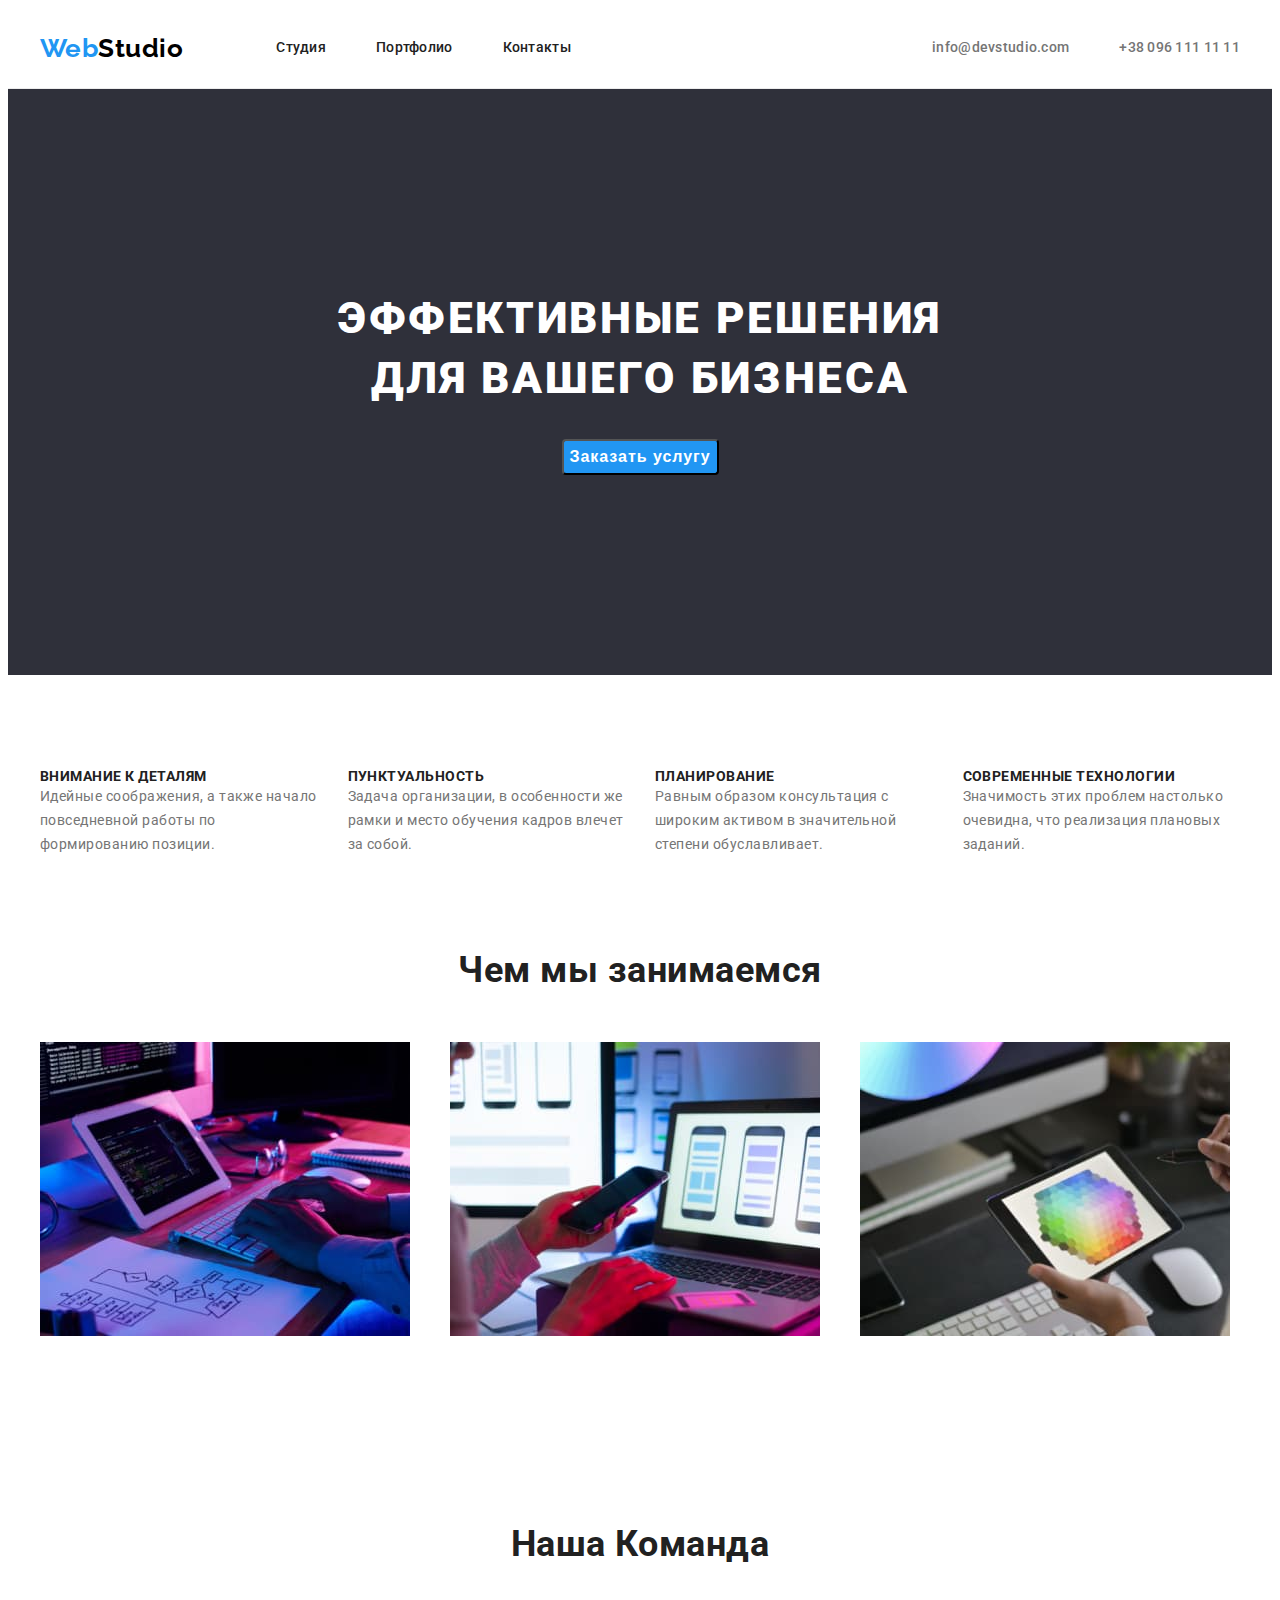
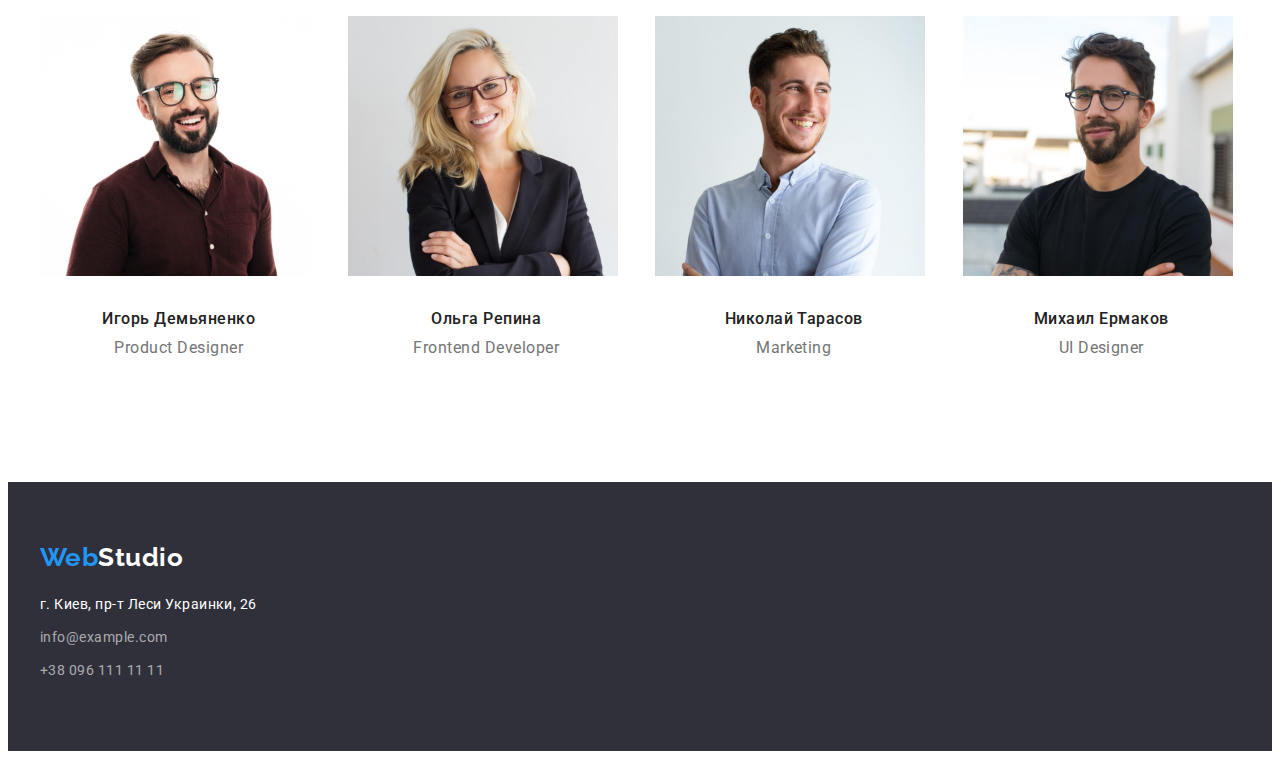
<file: index.html>
<!DOCTYPE html>
<html lang="ru">
  <head>
    <meta charset="UTF-8" />
    <meta http-equiv="X-UA-Compatible" content="IE=edge" />
    <meta name="viewport" content="width=device-width, initial-scale=1.0" />
    <title>WebStudio</title>
    <link rel="preconnect" href="https://fonts.googleapis.com" />
    <link rel="preconnect" href="https://fonts.gstatic.com" crossorigin />
    <link
      href="https://fonts.googleapis.com/css2?family=Raleway:wght@700&family=Roboto:wght@400;500;700;900&display=swap"
      rel="stylesheet"
    />
    <link
      rel="stylesheet"
      href="https://cdnjs.cloudflare.com/ajax/libs/modern-normalize/1.1.0/modern-normalize.min.css"
      integrity="sha512-wpPYUAdjBVSE4KJnH1VR1HeZfpl1ub8YT/NKx4PuQ5NmX2tKuGu6U/JRp5y+Y8XG2tV+wKQpNHVUX03MfMFn9Q=="
      crossorigin="anonymous"
      referrerpolicy="no-referrer"
    />
    <link rel="stylesheet" href="./css/styles.css" />
  </head>
  <body>
    <header class="header">
      <div class="container">
        <nav class="nav">
          <a class="logo" href="./index.html">
            Web<span class="logo-header">Studio</span>
          </a>
          <ul class="site-nav">
            <li class="item">
              <a class="nav-link" href="./index.html">Студия</a>
            </li>
            <li class="item">
              <a class="nav-link" href="./portfolio.html">Портфолио</a>
            </li>
            <li class="item"><a class="nav-link" href="">Контакты</a></li>
          </ul>
        </nav>
        <ul class="auth-nav">
          <li class="item">
            <a class="contacts-link" href="mailto:info@devstudio.com"
              >info@devstudio.com</a
            >
          </li>
          <li class="item">
            <a class="contacts-link" href="tel:+380961111111"
              >+38 096 111 11 11
            </a>
          </li>
        </ul>
      </div>
    </header>

    <main>
      <section class="hero">
        <div class="container">
          <h1 class="primary-text">Эффективные решения для вашего бизнеса</h1>
          <button class="button" type="button">Заказать услугу</button>
        </div>
      </section>

      <section class="quotes">
        <div class="container">
          <h2 class="hidden" aria-hidden="true" tabindex="-1">hide</h2>
          <ul class="quotes-list list">
            <li class="quotes-item">
              <h3 class="title">Внимание к деталям</h3>
              <p class="quotes-text">
                Идейные соображения, а также начало повседневной работы по
                формированию позиции.
              </p>
            </li>
            <li class="quotes-item">
              <h3 class="title">Пунктуальность</h3>
              <p class="quotes-text">
                Задача организации, в особенности же рамки и место обучения
                кадров влечет за собой.
              </p>
            </li>
            <li class="quotes-item">
              <h3 class="title">Планирование</h3>
              <p class="quotes-text">
                Равным образом консультация с широким активом в значительной
                степени обуславливает.
              </p>
            </li>
            <li class="quotes-item">
              <h3 class="title">Современные технологии</h3>
              <p class="quotes-text">
                Значимость этих проблем настолько очевидна, что реализация
                плановых заданий.
              </p>
            </li>
          </ul>
        </div>
      </section>

      <section class="section">
        <div class="container">
          <h2 class="section-title">Чем мы занимаемся</h2>
          <ul class="wedo-list list">
            <li class="wedo-list-item">
              <img
                src="./img/logo-1.jpg"
                alt="верстка"
                width="370"
                height="294"
              />
            </li>
            <li class="wedo-list-item">
              <img
                src="./img/logo-2.jpg"
                alt="Разметка страницы"
                width="370"
                height="294"
              />
            </li>
            <li class="wedo-list-item">
              <img
                src="./img/logo-3.jpg"
                alt="работа за планшетом"
                width="370"
                height="294"
              />
            </li>
          </ul>
        </div>
      </section>

      <section class="section">
        <div class="container">
          <h2 class="section-title">Наша Команда</h2>
          <ul class="team-list">
            <li class="team-list-item">
              <img
                class="team-photo"
                src="./img/photo1.jpg"
                alt="работчик1"
                width="270"
                height="260"
              />
              <h3 class="team-name">Игорь Демьяненко</h3>
              <p class="team-profession" lang="en">Product Designer</p>
            </li>

            <li class="team-list-item">
              <img
                class="team-photo"
                src="./img/photo2.jpg"
                alt="работчик2"
                width="270"
                height="260"
              />
              <h3 class="team-name">Ольга Репина</h3>
              <p class="team-profession" lang="en">Frontend Developer</p>
            </li>

            <li class="team-list-item">
              <img
                class="team-photo"
                src="./img/photo3.jpg"
                alt="работчик3"
                width="270"
                height="260"
              />
              <h3 class="team-name">Николай Тарасов</h3>
              <p class="team-profession" lang="en">Marketing</p>
            </li>

            <li class="team-list-item">
              <img
                class="team-photo"
                src="./img/photo4.jpg"
                alt="работчик4"
                width="270"
                height="260"
              />
              <h3 class="team-name">Михаил Ермаков</h3>
              <p class="team-profession" lang="en">UI Designer</p>
            </li>
          </ul>
        </div>
      </section>
    </main>

    <footer class="footer">
      <div class="container">
        <a href="/" class="logo"> Web<span class="logo-footer">Studio</span></a>
        <ul class="contacts-list list">
          <li class="footer-item">
            <address>
              <a
                class="footer-link"
                href="https://bit.ly/3pXMvUd"
                target="_blank"
                rel="noopener noreferrer"
                >г. Киев, пр-т Леси Украинки, 26</a
              >
            </address>
          </li>
          <li class="footer-item">
            <a class="footer-contacts" href="mailto:info@devstudio.com"
              >info@example.com</a
            >
          </li>
          <li class="footer-item">
            <a class="footer-contacts" href="tel:+380961111111"
              >+38 096 111 11 11</a
            >
          </li>
        </ul>
      </div>
    </footer>
  </body>
</html>
</file>
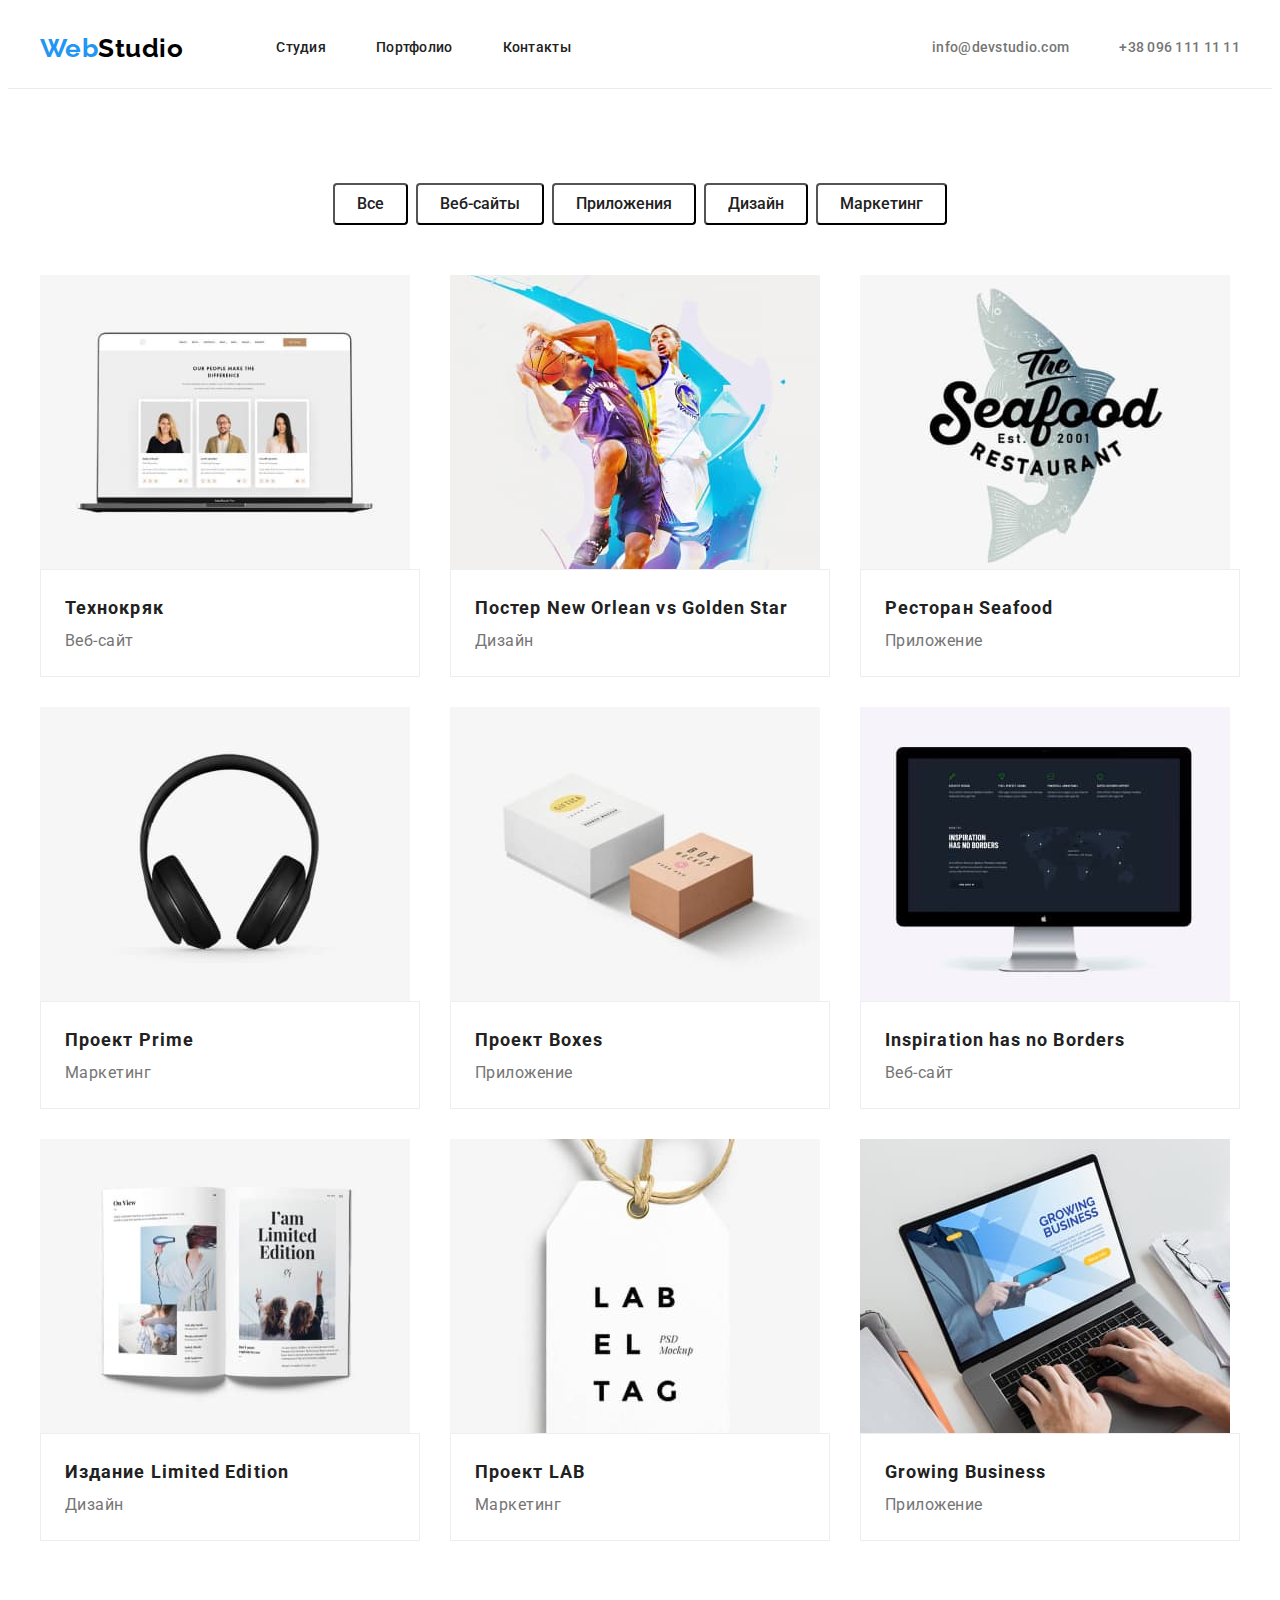
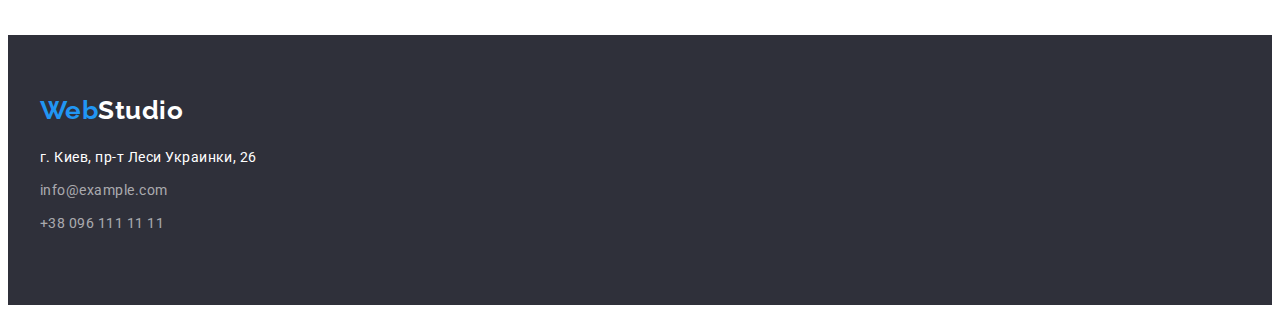
<file: portfolio.html>
<!DOCTYPE html>
<html lang="ru">
  <head>
    <meta charset="UTF-8" />
    <meta http-equiv="X-UA-Compatible" content="IE=edge" />
    <meta name="viewport" content="width=device-width, initial-scale=1.0" />
    <title>WebStudio</title>
    <link rel="preconnect" href="https://fonts.googleapis.com" />
    <link rel="preconnect" href="https://fonts.gstatic.com" crossorigin />
    <link
      href="https://fonts.googleapis.com/css2?family=Raleway:wght@700&family=Roboto:wght@400;500;700;900&display=swap"
      rel="stylesheet"
    />
    <link
      rel="stylesheet"
      href="https://cdnjs.cloudflare.com/ajax/libs/modern-normalize/1.1.0/modern-normalize.min.css"
      integrity="sha512-wpPYUAdjBVSE4KJnH1VR1HeZfpl1ub8YT/NKx4PuQ5NmX2tKuGu6U/JRp5y+Y8XG2tV+wKQpNHVUX03MfMFn9Q=="
      crossorigin="anonymous"
      referrerpolicy="no-referrer"
    />
    <link rel="stylesheet" href="./css/styles.css" />
  </head>
  <body>
    <header class="header">
      <div class="container">
        <nav class="nav">
          <a class="logo" href="./index.html">
            Web<span class="logo-header">Studio</span>
          </a>
          <ul class="site-nav">
            <li class="item">
              <a class="nav-link" href="./index.html">Студия</a>
            </li>
            <li class="item">
              <a class="nav-link" href="./portfolio.html">Портфолио</a>
            </li>
            <li class="item"><a class="nav-link" href="">Контакты</a></li>
          </ul>
        </nav>
        <ul class="auth-nav">
          <li class="item">
            <a class="contacts-link" href="mailto:info@devstudio.com"
              >info@devstudio.com</a
            >
          </li>
          <li class="item">
            <a class="contacts-link" href="tel:+380961111111"
              >+38 096 111 11 11
            </a>
          </li>
        </ul>
      </div>
    </header>
    <main>
      <section class="portfolio section">
        <div class="container">
          <h1 class="hidden" aria-hidden="true" tabindex="-1">Портфолио</h1>
          <ul class="portfolio-menu">
            <li class="portfolio-item">
              <button class="portfolio-buttons" type="button">Все</button>
            </li>
            <li class="portfolio-item">
              <button class="portfolio-buttons" type="button">Веб-сайты</button>
            </li>
            <li class="portfolio-item">
              <button class="portfolio-buttons" type="button">
                Приложения
              </button>
            </li>
            <li class="portfolio-item">
              <button class="portfolio-buttons" type="button">Дизайн</button>
            </li>
            <li class="portfolio-item">
              <button class="portfolio-buttons" type="button">Маркетинг</button>
            </li>
          </ul>

          <ul class="works">
            <li class="work-item">
              <img
                class="works-images"
                src="./img/img-portfolio1.jpg"
                alt="сайт резюме"
                width="370"
              />
              <div class="works-content">
                <h2 class="works-title">Технокряк</h2>
                <p class="works-text">Веб-сайт</p>
              </div>
            </li>

            <li class="work-item">
              <img
                class="works-images"
                src="./img/img-portfolio2.jpg"
                alt="два человека играют баскетбол"
                width="370"
              />
              <div class="works-content">
                <h2 class="works-title">Постер New Orlean vs Golden Star</h2>
                <p class="works-text">Дизайн</p>
              </div>
            </li>

            <li class="work-item">
              <img
                class="works-images"
                src="./img/img-portfolio3.jpg"
                alt="ресторан с рыбой"
                width="370"
              />
              <div class="works-content">
                <h2 class="works-title">Ресторан Seafood</h2>
                <p class="works-text">Приложение</p>
              </div>
            </li>

            <li class="work-item">
              <img
                class="works-images"
                src="./img/img-portfolio4.jpg"
                alt="наушники"
                width="370"
              />
              <div class="works-content">
                <h2 class="works-title">Проект Prime</h2>
                <p class="works-text">Маркетинг</p>
              </div>
            </li>

            <li class="work-item">
              <img
                class="works-images"
                src="./img/img-portfolio5.jpg"
                alt="две коробки"
                width="370"
              />
              <div class="works-content">
                <h2 class="works-title">Проект Boxes</h2>
                <p class="works-text">Приложение</p>
              </div>
            </li>

            <li class="work-item">
              <img
                class="works-images"
                src="./img/img-portfolio6.jpg"
                alt="монитор"
                width="370"
              />
              <div class="works-content">
                <h2 class="works-title">Inspiration has no Borders</h2>
                <p class="works-text">Веб-сайт</p>
              </div>
            </li>

            <li class="work-item">
              <img
                class="works-images"
                src="./img/img-portfolio7.jpg"
                alt="книга"
                width="370"
              />
              <div class="works-content">
                <h2 class="works-title">Издание Limited Edition</h2>
                <p class="works-text">Дизайн</p>
              </div>
            </li>

            <li class="work-item">
              <img
                class="works-images"
                src="./img/img-portfolio8.jpg"
                alt="бирка"
                width="370"
              />
              <div class="works-content">
                <h2 class="works-title">Проект LAB</h2>
                <p class="works-text">Маркетинг</p>
              </div>
            </li>

            <li class="work-item">
              <img
                class="works-images"
                src="./img/img-portfolio9.jpg"
                alt="работа за ноутбуком"
                width="370"
              />
              <div class="works-content">
                <h2 class="works-title">Growing Business</h2>
                <p class="works-text">Приложение</p>
              </div>
            </li>
          </ul>
        </div>
      </section>
    </main>
    <footer class="footer">
      <div class="container">
        <a href="/" class="logo"> Web<span class="logo-footer">Studio</span></a>
        <ul class="contacts-list list">
          <li class="footer-item">
            <address>
              <a
                class="footer-link"
                href="https://bit.ly/3pXMvUd"
                target="_blank"
                rel="noopener noreferrer"
                >г. Киев, пр-т Леси Украинки, 26</a
              >
            </address>
          </li>
          <li class="footer-item">
            <a class="footer-contacts" href="mailto:info@devstudio.com"
              >info@example.com</a
            >
          </li>
          <li class="footer-item">
            <a class="footer-contacts" href="tel:+380961111111"
              >+38 096 111 11 11</a
            >
          </li>
        </ul>
      </div>
    </footer>
  </body>
</html>
</file>
<file: css/styles.css>
:root {
  --primary-text-color: #212121;
  --title-text-color: #757575;
  --accent-color: #2196f3;
  --primary-bg-color: #ffffff;
}

/* ---------------------------Глобальные настройки--------------------- */
body {
  background-color: #ffffff;
  color: var(--title-text-color);
  font-family: "Roboto", sans-serif;
  letter-spacing: 0.03em;
}

h1,
h2,
h3,
h4,
h5,
h6,
p {
  margin-top: 0;
  margin-bottom: 0;
}

ul {
  margin: 0;
  padding: 0;
  list-style: none;
}

.hidden {
  position: absolute;
  white-space: nowrap;
  width: 1px;
  height: 1px;
  overflow: hidden;
  border: 0;
  padding: 0;
  clip: rect(0 0 0 0);
  clip-path: inset(50%);
  margin: -1px;
}

/* ---------------------------Сброс настроек списка--------------------- */

.list {
  list-style: none;
}

/* ---------------------------------Хедер----------------------------------- */

.header {
  border-bottom: 1px solid #ececec;
}

.header .container {
  display: flex;
}

/* ----------------------Навигация (логотип)--------------------------- */

.container {
  width: 1200px;
  padding-left: 15px;
  padding-right: 15px;
  margin-left: auto;
  margin-right: auto;
}

.logo {
  margin-right: 93px;
  font-family: "Raleway";
  font-weight: 700;
  font-size: 26px;
  line-height: 1.19;
  text-decoration: none;

  color: var(--accent-color);
}

.logo-header {
  color: #000000;
}

/* ----------------------------Список страниц сайта----------------------- */

/* -------------------------------Site-nav----------------------------- */

.nav {
  display: flex;
  align-items: center;
}

.site-nav {
  display: flex;
  margin-right: 50px;
}

.item + .item {
  margin-left: 50px;
}

.site-nav .item:last-child {
  margin-right: 0;
}

.nav-link {
  display: block;
  padding-top: 32px;
  padding-bottom: 32px;

  color: var(--primary-text-color);

  font-weight: 500;
  font-size: 14px;
  line-height: 1.14;
  letter-spacing: 0.02em;
  text-decoration: none;
}

.nav-link:hover,
.nav-link:focus {
  color: var(--accent-color);
}

/* ---------------------------------Auth-nav----------------------------- */

.auth-nav {
  display: flex;
  margin-left: auto;
}

.auth-nav .item + .item {
  margin-left: 50px;
}

.auth-nav .item:last-child {
  margin-right: 0;
}

.contacts-link {
  display: block;
  padding-top: 32px;
  padding-bottom: 32px;

  color: var(--title-text-color);
  font-weight: 500;
  font-size: 14px;
  line-height: 1.14;
  letter-spacing: 0.02em;
  text-decoration: none;
}
.contacts-link:hover,
.contacts-link:focus {
  color: var(--accent-color);
}
/* ---------------------------Мейн---------------------------- */

/* -----------------------------Герой------------------------------- */

.hero {
  padding-top: 200px;
  padding-bottom: 200px;
  text-align: center;
  background: #2f303a;
}

.primary-text {
  max-width: 700px;
  margin: 0 auto 30px;
  font-weight: 900;
  font-size: 44px;
  line-height: 1.36;
  text-align: center;
  letter-spacing: 0.06em;
  text-transform: uppercase;
  color: #ffffff;
}

.button {
  border-radius: 4px;

  color: var(--primary-bg-color);
  background-color: var(--accent-color);
  font-weight: 700;
  font-size: 16px;
  line-height: 1.88;
  letter-spacing: 0.06em;
  cursor: pointer;
}

.button:hover,
.button:focus {
  background-color: #188ce8;
}

/* ---------------------------------Цытати------------------------------------ */

.quotes {
  padding-top: 94px;
}

.quotes-list {
  display: flex;
}

.quotes-item {
  width: calc((100% - 90px) / 4);
}

.quotes-item + .quotes-item {
  margin-left: 30px;
}

.quotes-list .title {
  color: var(--primary-text-color);
  font-weight: 700;
  font-size: 14px;
  line-height: 1.14;
  text-transform: uppercase;
}
.quotes-text {
  font-size: 14px;
  line-height: 1.71;

  color: #757575;
}

/* -----------------------------Чем мы занимаемся------------------------------- */

.section {
  padding-top: 94px;
  padding-bottom: 94px;
}

.section-title {
  margin-top: 0;
  margin-bottom: 50px;
  font-weight: 700;
  font-size: 36px;
  line-height: 1.16;
  text-align: center;

  color: var(--primary-text-color);
}

.wedo-list {
  display: flex;
}

.wedo-list-item {
  width: calc((100% - 60px) / 3);
}

.wedo-list-item + .wedo-list-item {
  margin-left: 30px;
}

.wedo-list-item > img {
  display: block;
  max-width: 100%;
  height: auto;
}

/* ----------------------------Наша команда------------------------------- */

.team-list {
  display: flex;
}

.team-list-item {
  width: calc((100% - 90px) / 4);
}

.team-list-item + .team-list-item {
  margin-left: 30px;
}

.team-name {
  margin-bottom: 10px;
  font-weight: 500;
  font-size: 16px;
  line-height: 1.18;
  text-align: center;
  letter-spacing: 0.03em;

  color: var(--primary-text-color);
}

.team-profession {
  margin-bottom: 30px;
  font-weight: 400;
  font-size: 16px;
  line-height: 1.18;
  text-align: center;
  letter-spacing: 0.03em;

  color: var(--title-text-color);
}

.team-photo {
  margin-bottom: 30px;
}

/* ----------------------------footer----------------------------- */

.footer {
  background-color: #2f303a;
  padding-top: 60px;
  padding-bottom: 60px;
}

.footer .logo {
  display: block;
  margin-bottom: 20px;
}

.footer-item {
  margin-bottom: 9px;
}

.logo-footer {
  font-weight: 700;
  font-size: 26px;
  line-height: 1.19;

  color: #ffffff;
}

.footer-link {
  font-weight: 400;
  font-size: 14px;
  line-height: 1.71;
  text-decoration: none;
  font-style: normal;

  color: #ffffff;
}

.footer-contacts {
  font-weight: 400;
  font-size: 14px;
  line-height: 1.71;
  text-decoration: none;

  color: rgba(255, 255, 255, 0.6);
}
.footer-contacts:hover,
.footer-contacts:focus {
  color: var(--accent-color);
}

/* ---------------------------Портфолио--------------------------- */

.portfolio-menu {
  display: flex;
  border-radius: 4px;
  justify-content: center;
  margin-bottom: 50px;
}

.portfolio-item + .portfolio-item {
  margin-left: 8px;
}

.portfolio-buttons {
  display: flex;
  padding: 6px 22px;
  font-family: "Roboto";
  font-weight: 500;
  font-size: 16px;
  line-height: 1.62;
  text-align: center;
  cursor: pointer;
  border-radius: 4px;

  color: var(--primary-text-color);
  background: var(--primary-bg-color);
}

.portfolio-buttons:hover,
.portfolio-buttons:focus {
  color: #ffffff;
  background: var(--accent-color);
}

.works {
  display: flex;
  flex-wrap: wrap;
  padding: 0;
  list-style: none;
  margin: -15px;
}

.work-item {
  flex-basis: calc((100% - 90px) / 3);
  margin: 15px;
}

.works-images {
  display: block;
  max-width: 100%;
  height: auto;
}

.works-content {
  padding: 20px 24px;
  border: 1px solid #eeeeee;
}

.works-title {
  margin-top: 0;
  font-size: 18px;
  line-height: 2;
  letter-spacing: 0.06em;

  color: var(--primary-text-color);
}

.works-text {
  font-size: 16px;
  line-height: 1.88;
  letter-spacing: 0.03em;

  color: var(--title-text-color);
}

/* --------------------------Footer-Portfolio-------------------------- */

.footer {
  background: #2f303a;
}
</file>
